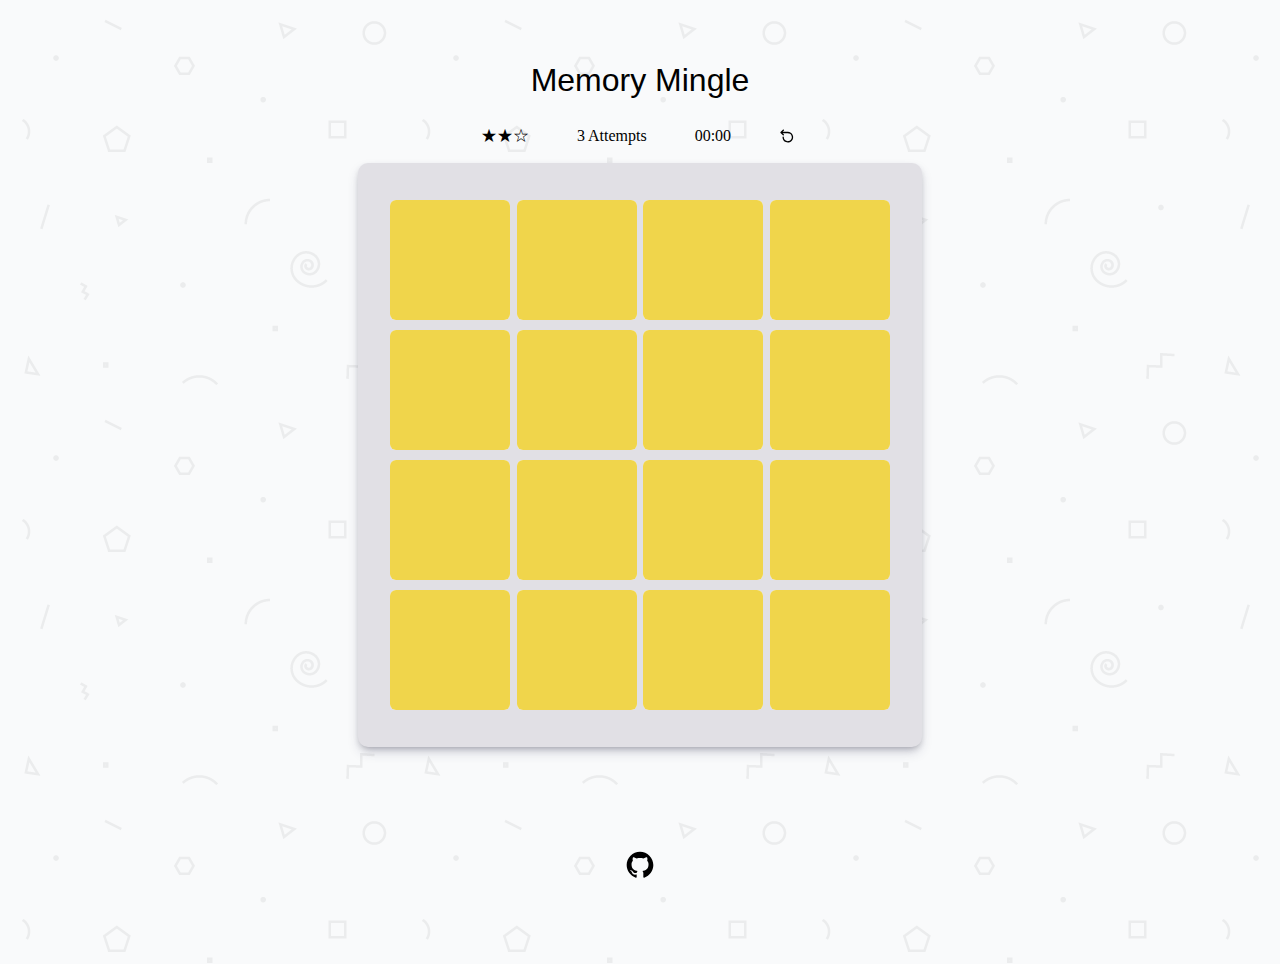
<file: index.html>
<!DOCTYPE html>
<html lang="ko">
    <head>
        <link href="css/app.css" rel="stylesheet" type="text/css" />
        <meta charset="UTF-8" />
        <meta http-equiv="X-UA-Compatible" content="IE=edge" />
        <meta name="viewport" content="width=device-width, initial-scale=1.0" />
        <meta property="og:type" content="website" />
        <meta property="og:url" content="https://hyewonkkang.github.io/card-memory-game/" />
        <meta property="og:title" content="Memory Mingle" />
        <meta property="og:image" content="https://i.esdrop.com/d/f/ooz4yBVHWn/iaPO1C45ZL.png" />
        <meta property="og:description" content="An OOP based card-memory-game" />
        <meta property="og:site_name" content="Memory Mingle, card-memory-game" />
        <meta property="og:locale" content="ko_KR" />
        <script src="https://code.jquery.com/jquery-3.4.1.js"></script>
        <title>Memory Mingle</title>
        <link rel="favicon" href="images/favicon.ico" type="image/x-icon" sizes="16x16" />
        <link rel="icon" href="https://hyewonkkang.github.io/card-memory-game/favicon.ico?v=2" />
    </head>
    <body>
        <div class="container">
            <header>
                <h1>Memory Mingle</h1>
            </header>
            <div class="score-panel">
                <span class="level">★★☆</span>
                <span class="attempt"><span>3</span> Attempts</span>
                <span class="timer">00:00</span>
                <button class="reset-button" type="button"></button>
            </div>
            <ul class="board"></ul>
        </div>
        <footer>
            <a href="https://github.com/HyewonKkang/card-memory-game">
                <img src="images/github.svg" class="github-icon" />
            </a>
        </footer>
        <script type="module" src="js/Card.js"></script>
        <script type="module" src="js/GameManager.js"></script>
    </body>
</html>
</file>
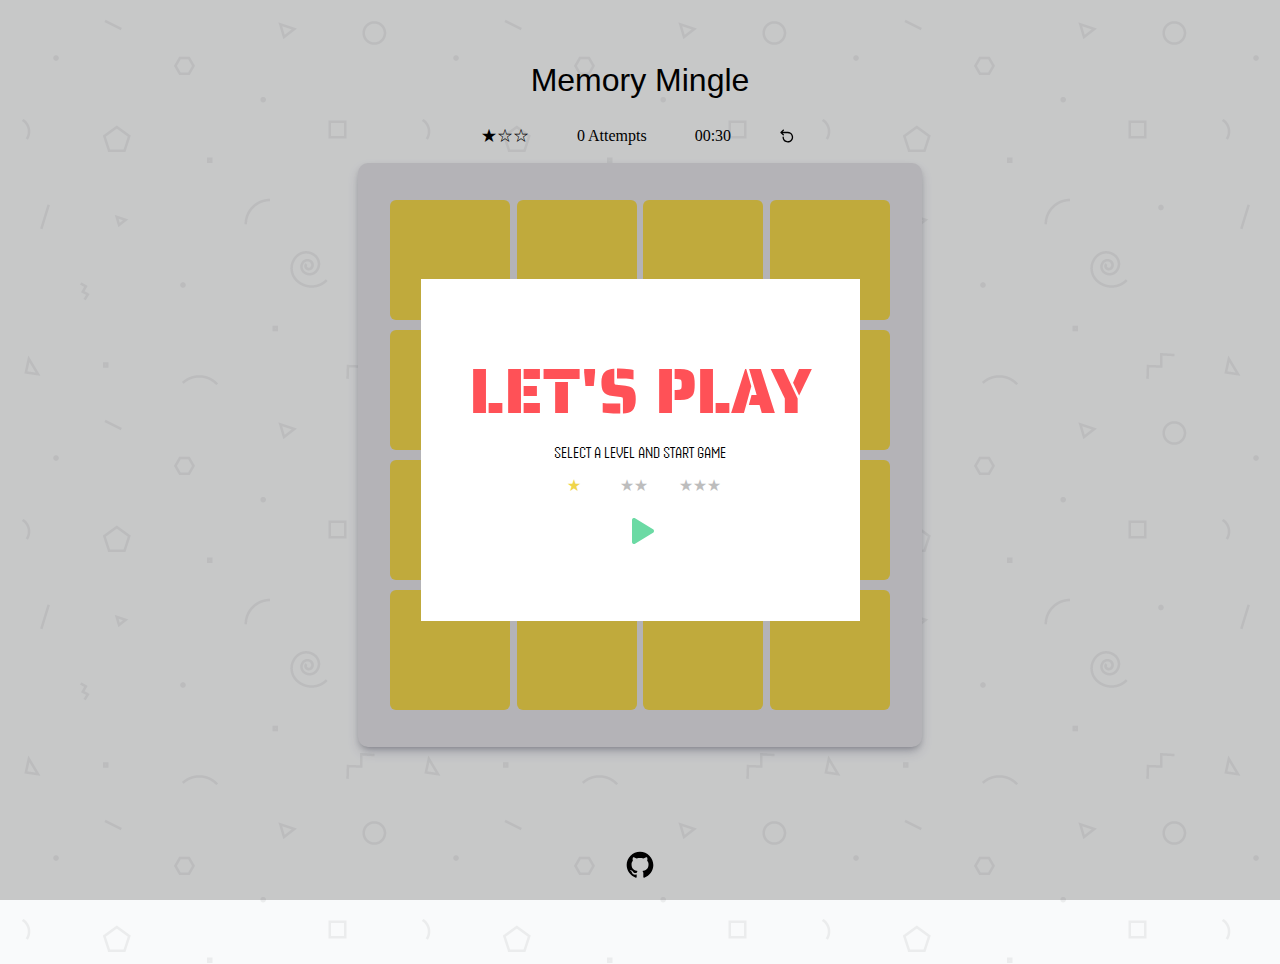
<file: card-memory-game/index.html>
<!DOCTYPE html>
<html lang="ko">
    <head>
        <link href="css/app.css" rel="stylesheet" type="text/css" />
        <meta charset="UTF-8" />
        <meta http-equiv="X-UA-Compatible" content="IE=edge" />
        <meta name="viewport" content="width=device-width, initial-scale=1.0" />
        <meta property="og:type" content="website" />
        <meta
            property="og:url"
            content="https://hyewonkkang.github.io/mini-game-hub/card-memory-game/"
        />
        <meta property="og:title" content="Memory Mingle" />
        <meta property="og:image" content="https://i.esdrop.com/d/f/ooz4yBVHWn/iaPO1C45ZL.png" />
        <meta property="og:description" content="An OOP based card-memory-game" />
        <meta property="og:site_name" content="Memory Mingle, card-memory-game" />
        <meta property="og:locale" content="ko_KR" />
        <script src="https://code.jquery.com/jquery-3.4.1.js"></script>
        <title>Memory Mingle</title>
        <link rel="favicon" href="images/favicon.ico" type="image/x-icon" sizes="16x16" />
        <link
            rel="icon"
            href="https://hyewonkkang.github.io/mini-game-hub/card-memory-game/favicon.ico?v=2"
        />
        <link rel="preconnect" href="https://fonts.googleapis.com" />
        <link rel="preconnect" href="https://fonts.gstatic.com" crossorigin />
        <link
            href="https://fonts.googleapis.com/css2?family=Handjet:wght@500&family=Saira+Stencil+One&display=swap"
            rel="stylesheet"
        />
    </head>
    <body>
        <div class="container">
            <header>
                <h1>Memory Mingle</h1>
            </header>
            <div class="score-panel">
                <span class="level">★☆☆</span>
                <span class="attempt"><span>0</span> Attempts</span>
                <span class="timer">00:30</span>
                <button class="reset-button" type="button"></button>
            </div>
            <ul class="board"></ul>
        </div>
        <dialog class="dialog">
            <div class="dialog-inner">
                <h2></h2>
                <p></p>
                <div class="levels">
                    <button class="level-0 selected" id="lv-0">★</button>
                    <button class="level-1" id="lv-1">★★</button>
                    <button class="level-2" id="lv-2">★★★</button>
                </div>
                <button class="play-button"></button>
            </div>
        </dialog>
        <footer>
            <a href="https://github.com/HyewonKkang/card-memory-game">
                <img src="images/github.svg" class="github-icon" />
            </a>
        </footer>
        <script type="module" src="js/Card.js"></script>
        <script type="module" src="js/GameManager.js"></script>
        <script type="module" src="js/View.js"></script>
    </body>
</html>
</file>
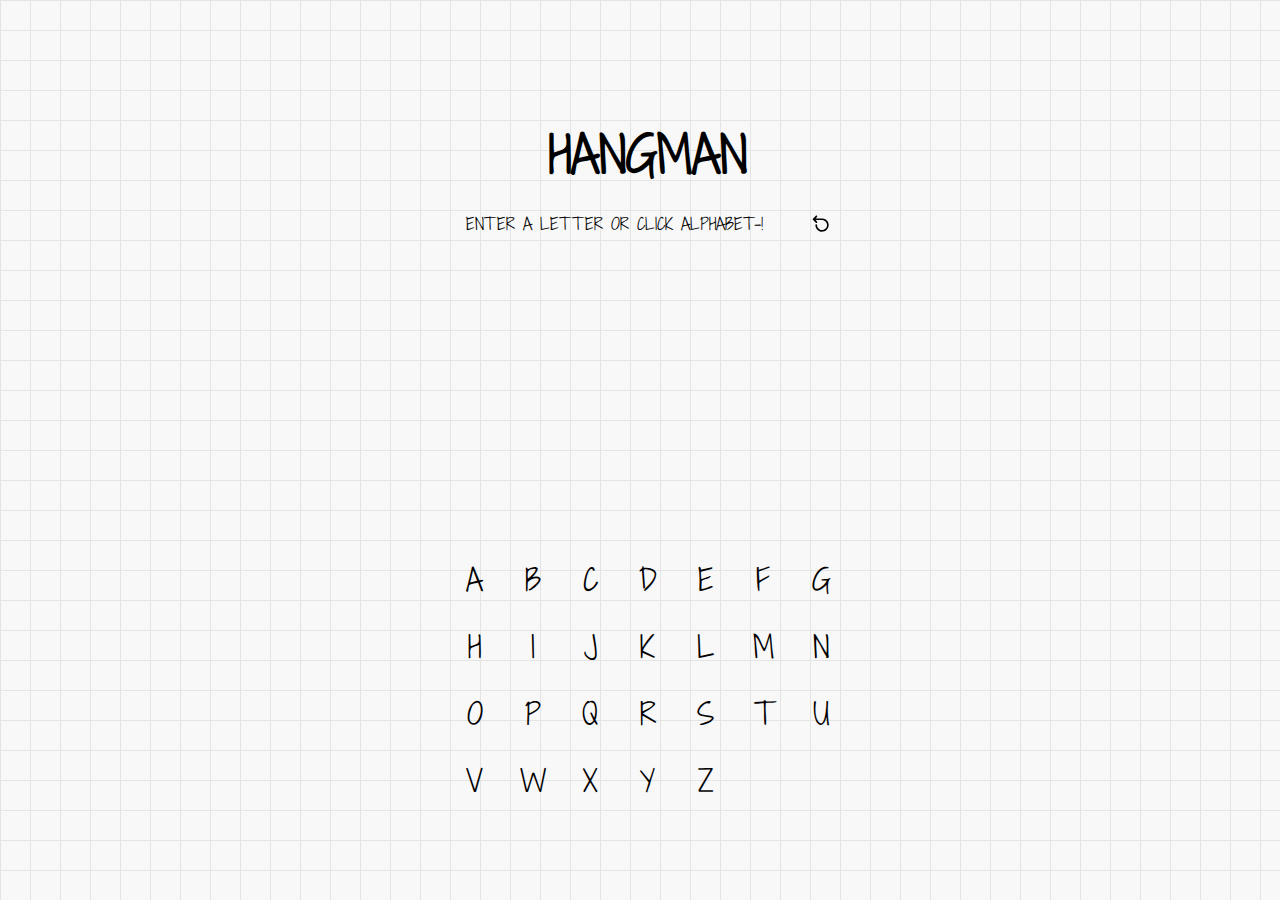
<file: hangman/index.html>
<!DOCTYPE html>
<html lang="en">
    <head>
        <link href="./style.css" rel="stylesheet" type="text/css" />
        <meta charset="UTF-8" />
        <meta http-equiv="X-UA-Compatible" content="IE=edge" />
        <meta name="viewport" content="width=device-width, initial-scale=1.0" />
        <meta property="og:type" content="website" />
        <meta property="og:url" content="https://hyewonkkang.github.io/mini-game-hub/hangman/" />
        <meta property="og:title" content="Hangman" />
        <meta property="og:image" content="https://i.esdrop.com/d/f/ooz4yBVHWn/iaPO1C45ZL.png" />
        <meta property="og:description" content="An OOP based hangman" />
        <meta property="og:site_name" content="Hangman" />
        <meta property="og:locale" content="ko_KR" />
        <script src="https://code.jquery.com/jquery-3.4.1.js"></script>
        <title>HANGMAN</title>
        <link rel="favicon" href="images/favicon.ico" type="image/x-icon" sizes="16x16" />
        <link
            rel="icon"
            href="https://hyewonkkang.github.io/mini-game-hub/hangman/favicon.ico?v=2"
        />
        <link rel="preconnect" href="https://fonts.googleapis.com" />
        <link rel="preconnect" href="https://fonts.gstatic.com" crossorigin />
        <link
            href="https://fonts.googleapis.com/css2?family=Mali:wght@200&family=Shadows+Into+Light+Two&display=swap"
            rel="stylesheet"
        />
    </head>
    <body>
        <h1>HANGMAN</h1>
        <div class="description">
            <p>ENTER A LETTER OR CLICK ALPHABET-!</p>
            <button class="restart-button"></button>
        </div>
        <div class="container">
            <svg height="250" width="400" class="hangman-container">
                <!-- Rod -->
                <line x1="20" y1="230" x2="380" y2="230" class="hangman-part" />
                <line x1="60" y1="20" x2="60" y2="230" class="hangman-part" />
                <line x1="30" y1="20" x2="200" y2="20" class="hangman-part" />
                <line x1="180" y1="20" x2="180" y2="50" class="hangman-part" />
                <!-- Head -->
                <circle cx="180" cy="70" r="20" class="hangman-part" />
                <!-- Body -->
                <line x1="180" y1="90" x2="180" y2="150" class="hangman-part" />
                <!-- Arms -->
                <line x1="180" y1="90" x2="160" y2="120" class="hangman-part" />
                <line x1="180" y1="90" x2="200" y2="120" class="hangman-part" />
                <!-- Legs -->
                <line x1="180" y1="150" x2="160" y2="190" class="hangman-part" />
                <line x1="180" y1="150" x2="200" y2="190" class="hangman-part" />
            </svg>
            <div class="word-container"></div>
            <div class="letters-container"></div>
        </div>
        <script src="app.js"></script>
    </body>
</html>
</file>
<file: hangman/style.css>
:root {
    --blue: #3349dd;
    --red: #cb3153;
}

body {
    width: 40%;
    min-width: 500px;
    background-color: var(--white);
    border-radius: 20px;
    position: absolute;
    top: 50%;
    left: 50%;
    transform: translate(-50%, -50%);
    background-size: 30px 30px;
    background-image: linear-gradient(to right, #e4e4e4 1px, transparent 1px),
        linear-gradient(to bottom, #e4e4e4 1px, transparent 1px);
    display: flex;
    flex-direction: column;
    align-items: center;
    font-family: 'Shadows Into Light Two', cursive;
    padding: 0 10px;
    background-color: #f8f8f8;
}

h1 {
    font-size: 3rem;
    margin-block-start: 0.3em;
    margin-block-end: 0.3em;
}

p {
    margin-top: 0.5rem;
    margin-bottom: 0.5rem;
    font-size: 1rem;
}

.container {
    margin-top: 1rem;
    padding: 0 30px;
}

.description {
    display: flex;
    justify-content: space-between;
    align-items: center;
    gap: 3rem;
}

.restart-button {
    background-image: url(./reset.svg);
    background-repeat: no-repeat;
    background-size: contain;
    object-fit: cover;
    width: 20px;
    height: 20px;
}

.hangman-container {
    stroke: black;
    stroke-width: 4px;
    stroke-linecap: round;
}

.hangman-part {
    display: none;
}

.visible {
    display: block;
}

.word-container {
    margin-bottom: 2rem;
    width: 100%;
    display: flex;
    align-items: center;
    justify-content: center;
    font-size: 1.8rem;
}

.word-container .letter {
    border-bottom: 3.2px solid var(--blue);
    color: var(--blue);
    display: inline-flex;
    font-size: 30px;
    align-items: center;
    justify-content: center;
    margin: 0 3px;
    height: 50px;
    width: 20px;
    text-transform: uppercase;
}

.letters-container {
    display: grid;
    grid-template-columns: repeat(auto-fill, minmax(50px, 1fr)); /* 열 크기를 유동적으로 조정 */
    grid-gap: 4px;
}

.letters-container button {
    font-size: 1.8rem;
    font-family: 'Shadows Into Light Two', cursive;
    padding: 10px;
    position: relative;
    overflow: hidden;
}

.letters-container button.clicked {
    cursor: auto;
}

.letters-container button.correct::after,
.letters-container button.wrong::after {
    position: absolute;
    top: 50%;
    left: 50%;
    transform: translate(-50%, -50%);
    font-weight: bold;
    font-size: 65px;
    font-family: 'Mali', cursive;
    font-weight: 200;
}

.letters-container button.correct::after {
    content: 'O';
    color: var(--blue);
}

.letters-container button.wrong::after {
    content: 'X';
    color: var(--red);
}

button {
    background: inherit;
    border: none;
    box-shadow: none;
    border-radius: 0;
    padding: 0;
    overflow: visible;
    cursor: pointer;
}

button:focus-visible {
    outline: none;
    border: none;
}
</file>
<file: css/app.css>
@import 'reset.css';

:root {
    --primary: #f0d54b;
    --background: #e1e0e5;
    --white: #f5f5f5;
}

html,
body {
    width: 100%;
    height: 100%;
}

body {
    background: #fff url('../images/geometry.png');
    overflow-y: hidden;
}

.container {
    margin-top: 4rem;
    width: 100%;
}

header {
    text-align: center;
}

h1 {
    font-family: 'Open Sans', sans-serif;
    font-weight: 300;
    font-size: 2rem;
    margin: 2rem 0;
}

button {
    background: inherit;
    border: none;
    box-shadow: none;
    border-radius: 0;
    padding: 0;
    overflow: visible;
    cursor: pointer;
}

.score-panel {
    display: flex;
    flex-direction: row;
    font-size: 1rem;
    gap: 3rem;
    margin: 1.2rem 0;
    justify-content: center;
    align-items: center;
}

.reset-button {
    background-image: url(../images/reset.svg);
    background-repeat: no-repeat;
    background-size: contain;
    object-fit: cover;
    width: 20px;
    height: 1rem;
}

.board {
    padding: 0;
    list-style-type: none;
    list-style-image: none;
    position: relative;
    margin-block-start: 1em;
    margin-block-end: 1em;
    width: 500px;
    min-height: 520px;
    background: var(--background);
    padding: 32px;
    border-radius: 10px;
    box-shadow: rgba(50, 50, 93, 0.25) 0px 6px 12px -2px, rgba(0, 0, 0, 0.3) 0px 3px 7px -3px;
    display: flex;
    flex-wrap: wrap;
    justify-content: space-between;
    align-items: center;
    margin: 0 auto;
}

.card {
    width: 120px;
    height: 120px;
    position: relative;
    background-color: white;
    border-radius: 5%;
    cursor: pointer;
    display: flex;
    align-items: center;
    justify-content: center;
}

.card .front,
.card .back {
    width: 100%;
    height: 100%;
    position: absolute;
    top: 0;
    left: 0;
    background-position: 50% 50%;
    background-repeat: no-repeat;
    background-size: cover;
    border-radius: inherit;
}

.card .front {
    transform: rotateY(180deg);
    border-radius: 5%;
    background-color: var(--primary);
}

.card.opened .front {
    transform: rotateY(180deg);
}

.card .back {
    display: none;
    background-color: white;
}

.card.opened .back {
    transform: rotateY(0deg);
    display: block;
    background-color: white;
    background-repeat: no-repeat;
    background-size: 35%;
    z-index: 1;
}

.card.matched .back {
    background-color: #f0f0f0;
}

footer {
    display: flex;
    justify-content: center;
    position: fixed;
    bottom: 0;
    left: 0;
    width: 100%;
    margin: 1rem 0;
}

.github-icon {
    width: 32px;
}

@media screen and (max-width: 768px) {
    .board {
        width: 80%;
        min-height: 350px;
        padding: 20px;
    }

    .card {
        width: 80px;
        height: 80px;
    }
}
</file>
<file: card-memory-game/css/app.css>
@import 'reset.css';

:root {
    --primary: #f0d54b;
    --background: #e1e0e5;
    --white: #f5f5f5;
}

html,
body {
    width: 100%;
    height: 100%;
}

body {
    background: #fff url('../images/geometry.png');
    overflow-y: hidden;
}

.container {
    margin-top: 4rem;
    width: 100%;
}

header {
    text-align: center;
}

h1 {
    font-family: 'Open Sans', sans-serif;
    font-weight: 300;
    font-size: 2rem;
    margin: 2rem 0;
}

button {
    background: inherit;
    border: none;
    box-shadow: none;
    border-radius: 0;
    padding: 0;
    overflow: visible;
    cursor: pointer;
}

button:focus-visible {
    outline: none;
}

.score-panel {
    display: flex;
    flex-direction: row;
    font-size: 1rem;
    gap: 3rem;
    margin: 1.2rem 0;
    justify-content: center;
    align-items: center;
}

.reset-button {
    background-image: url(../images/reset.svg);
    background-repeat: no-repeat;
    background-size: contain;
    object-fit: cover;
    width: 20px;
    height: 1rem;
}

.board {
    padding: 0;
    list-style-type: none;
    list-style-image: none;
    position: relative;
    margin-block-start: 1em;
    margin-block-end: 1em;
    width: 500px;
    min-height: 520px;
    background: var(--background);
    padding: 32px;
    border-radius: 10px;
    box-shadow: rgba(50, 50, 93, 0.25) 0px 6px 12px -2px, rgba(0, 0, 0, 0.3) 0px 3px 7px -3px;
    display: flex;
    flex-wrap: wrap;
    justify-content: space-between;
    align-items: center;
    margin: 0 auto;
}

.card {
    position: relative;
    border-radius: 5%;
    cursor: pointer;
    display: flex;
    align-items: center;
    justify-content: center;
    transition: transform 0.3s;
    transform-style: preserve-3d;
}

.card-0 {
    width: 120px;
    height: 120px;
}

.card-1 {
    width: 75px;
    height: 75px;
}

.card-2 {
    width: 58px;
    height: 58px;
}

.card .front,
.card .back {
    width: 100%;
    height: 100%;
    position: absolute;
    top: 0;
    left: 0;
    border-radius: inherit;
    backface-visibility: hidden;
}

.card .front {
    border-radius: 5%;
    background-color: var(--primary);
}

.card.opened {
    transform: rotateY(180deg);
}

.card .back {
    background-color: white;
    transform: rotateY(180deg);
    background-position: 50% 50%;
    background-repeat: no-repeat;
    background-size: 35%;
}

.card.opened .back {
    z-index: 1;
}

.card.matched .back {
    background-color: #f0f0f0;
}

footer {
    display: flex;
    justify-content: center;
    position: fixed;
    bottom: 0;
    left: 0;
    width: 100%;
    margin: 1rem 0;
}

.github-icon {
    width: 32px;
}

.dialog {
    border: none;
}

.dialog:focus-visible {
    outline: none;
}

.dialog::backdrop {
    background: rgba(0, 0, 0, 0.2);
}

.dialog-inner {
    border: none;
    display: flex;
    flex-direction: column;
    align-items: center;
    justify-content: center;
    padding: 3rem 2rem;
}

.dialog-inner h2 {
    font-size: 4rem;
    padding: 1rem 0;
    font-family: 'Saira Stencil One', cursive;
    color: #ff5157;
    display: flex;
    flex-direction: column;
}

.dialog-inner p {
    padding: 0.2rem 0;
    font-family: 'Handjet', cursive;
    font-size: 1.1rem;
    text-align: center;
    line-height: 1.3rem;
}

.play-button {
    background-image: url(../images/play.svg);
    background-repeat: no-repeat;
    background-size: contain;
    object-fit: cover;
    width: 32px;
    height: 32px;
    margin: 10px;
}

.play-button svg {
    fill: var(--secondary);
}

.levels {
    display: flex;
    gap: 10px;
}

.levels button {
    border-radius: 20px;
    min-width: 50px;
    color: #bdbdbd;
    padding: 10px;
    font-size: 0.9rem;
}

.levels button.selected {
    color: var(--primary);
}

@media screen and (max-width: 768px) {
    .board {
        width: 80%;
        min-height: 350px;
        padding: 10px;
    }

    .card-0 {
        width: 73px;
        height: 80px;
    }

    .card-1 {
        width: 48px;
        height: 53px;
    }

    .card-2 {
        width: 36px;
        height: 38px;
    }
}
</file>
